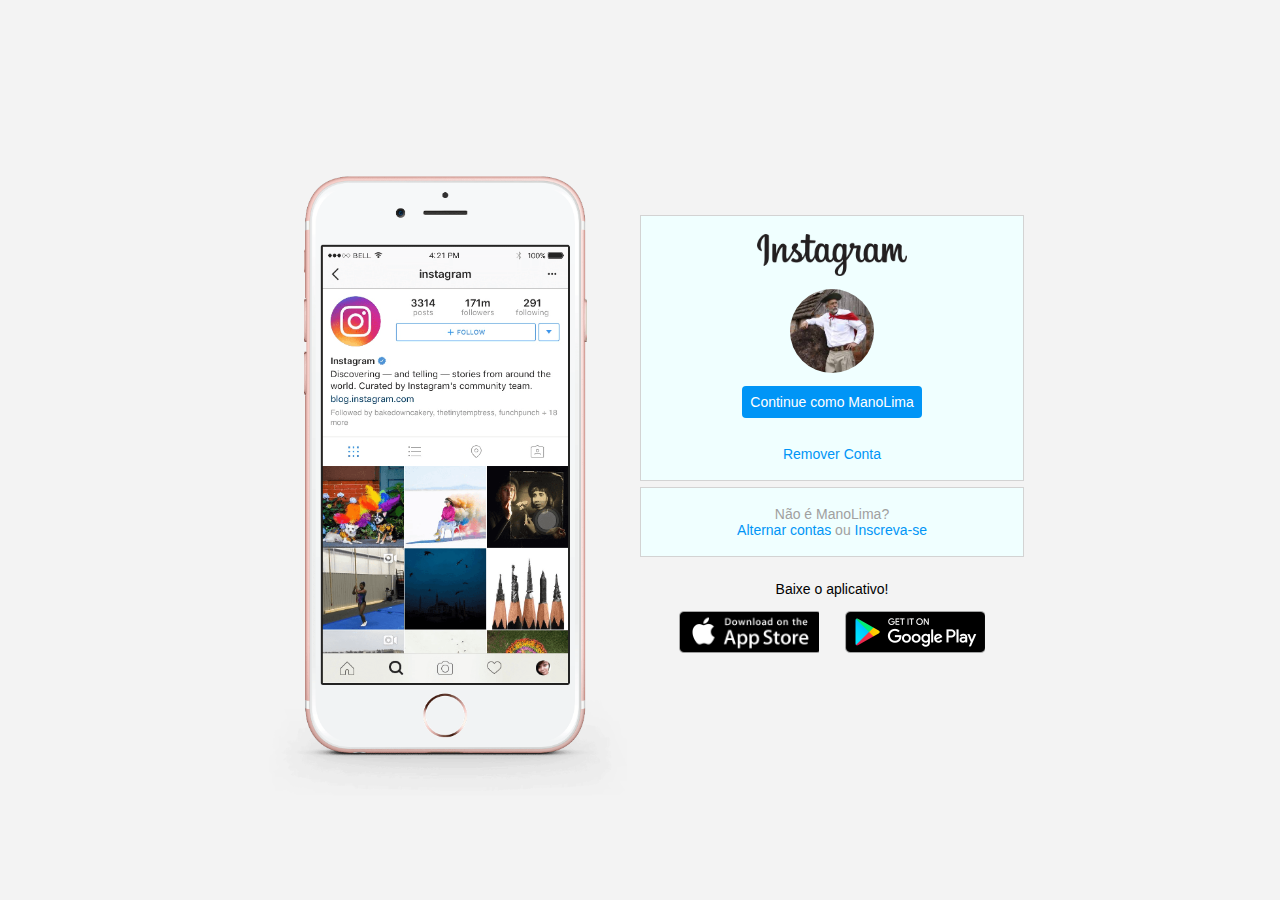
<file: pg-instagram/index.html>
<!DOCTYPE html>
<html lang="en">
<head>
    <meta charset="UTF-8">
    <meta name="viewport" content="width=device-width, initial-scale=1.0">
    <link rel="stylesheet" href="style.css">
    <title>Instagram</title>
</head>
<body>
    <div class="instagram-wrapper">
        <div class="instagram-phone">
            <img src="./img/instagram-celular.png" alt=""celular>                
        </div>
        <div class="instagram-continue">
            <div class="group">
                <img src="./img/instagram-logo.png" class = "instagram-logo" alt="logo">
                <div class="profile-photo">
                    <img src="./img/perfil-instagram.jpg" alt="foto">
                </div>
                <a href="#" class="instagram-login">Continue como ManoLima</a>
                <a href="#" class="instagram-logout">Remover Conta</a>
            </div>
            <div class="group">
                <p class="not-account">Não é ManoLima?</p>
                <p class=not-account>
                    <span class="link-blue">Alternar contas</span>
                    ou
                    <span class="link-blue">Inscreva-se</span>
                </p>
            </div>
            <div class="get-the-app">
                <p class="get-app">Baixe o aplicativo!</p>
                <div class="download">
                    <a href="#" class="app-download"></a>
                    <a href="#" class="app-download"></a>                    
                </div>
            </div>
        </div>
    </div>
</body>
</html>
</file>
<file: pg-instagram/style.css>
*{
    padding: 0;
    margin: 0;
    box-sizing: border-box;
    text-decoration: none;
    font-family: sans-serif;
    font-size: 14px;
}

body {
    width: 100%;
    min-height: 100vh;
    background-color: rgb(243,243,243);
    margin: 0;
    padding: 0;
    display: flex;
    justify-content: center;
}

.instagram-wrapper {
    display: flex;
    align-items: center;
    justify-content: start;
    width: 60%;
    height: 100vh;
}

.instagram-phone {
    display: flex;
    align-items: center;
    justify-content: center;
    width: 50%;
}

.instagram-phone img
{
    height: 50rem;
}

.instagram-continue {
    display: flex;
    align-items: center;
    justify-content: space-around;
    flex-direction: column;
    width: 50%;
    min-height: 34rem;

}

.group {
    display: flex;
    justify-content: space-between;
    align-items: center;
    flex-direction: column;
    background-color: azure;
    width: 100%;
    padding: 1.3rem 0;
    border: 1px solid lightgrey;
}

.group:nth-child(1){
    min-height: 19rem;
}

.instagram-logo {
    height: 3rem;
}

.profile-photo {
    display: flex;
    justify-content: center;
    align-items: center;
    border-radius: 50%;
    overflow: hidden;
}

.profile-photo img {
    height: 6rem
}

.instagram-login{
    background-color: #0095f6;
    color: white;
    padding: 8px;
    border-radius: 4px;
}

.instagram-logout {
    color: #0095f6;
    margin-top: 1rem;
}

.not-account {
    color: rgb(160,160,160);    
}

.link-blue {
    color: #0095f6;    
}

.get-the-app {
    display: flex;
    flex-direction: column;
    align-items: center;
    justify-content: center;
    width: 100%;
    padding: 1.3rem 0;
}

.download {
    display: flex;
    width: 100%;
    justify-content: space-evenly;
    align-items: center;
    padding: 1rem;    
}

.app-download {
    height: 3rem;
    width: 10rem;
    background-size: cover;    
}

.app-download:nth-child(1) {
    background-image: url("./img/apple-button.png");
}

.app-download:nth-child(2) {
    background-image: url("./img/googleplay-button.png");
}

@media (max-width: 1024px){
    .instagram-wrapper {
        width: 90%;
    }
}

@media (max-width: 650px){
    body {
        background-color: white;
    }
    
    .instagram-wrapper {
        width: 90%;
    }

    .instagram-phone {
        display: none;        
    }

    .instagram-continue {
        width: 100%;
    }

    .group {
        border: 1px solid transparent;
    }
}
</file>
